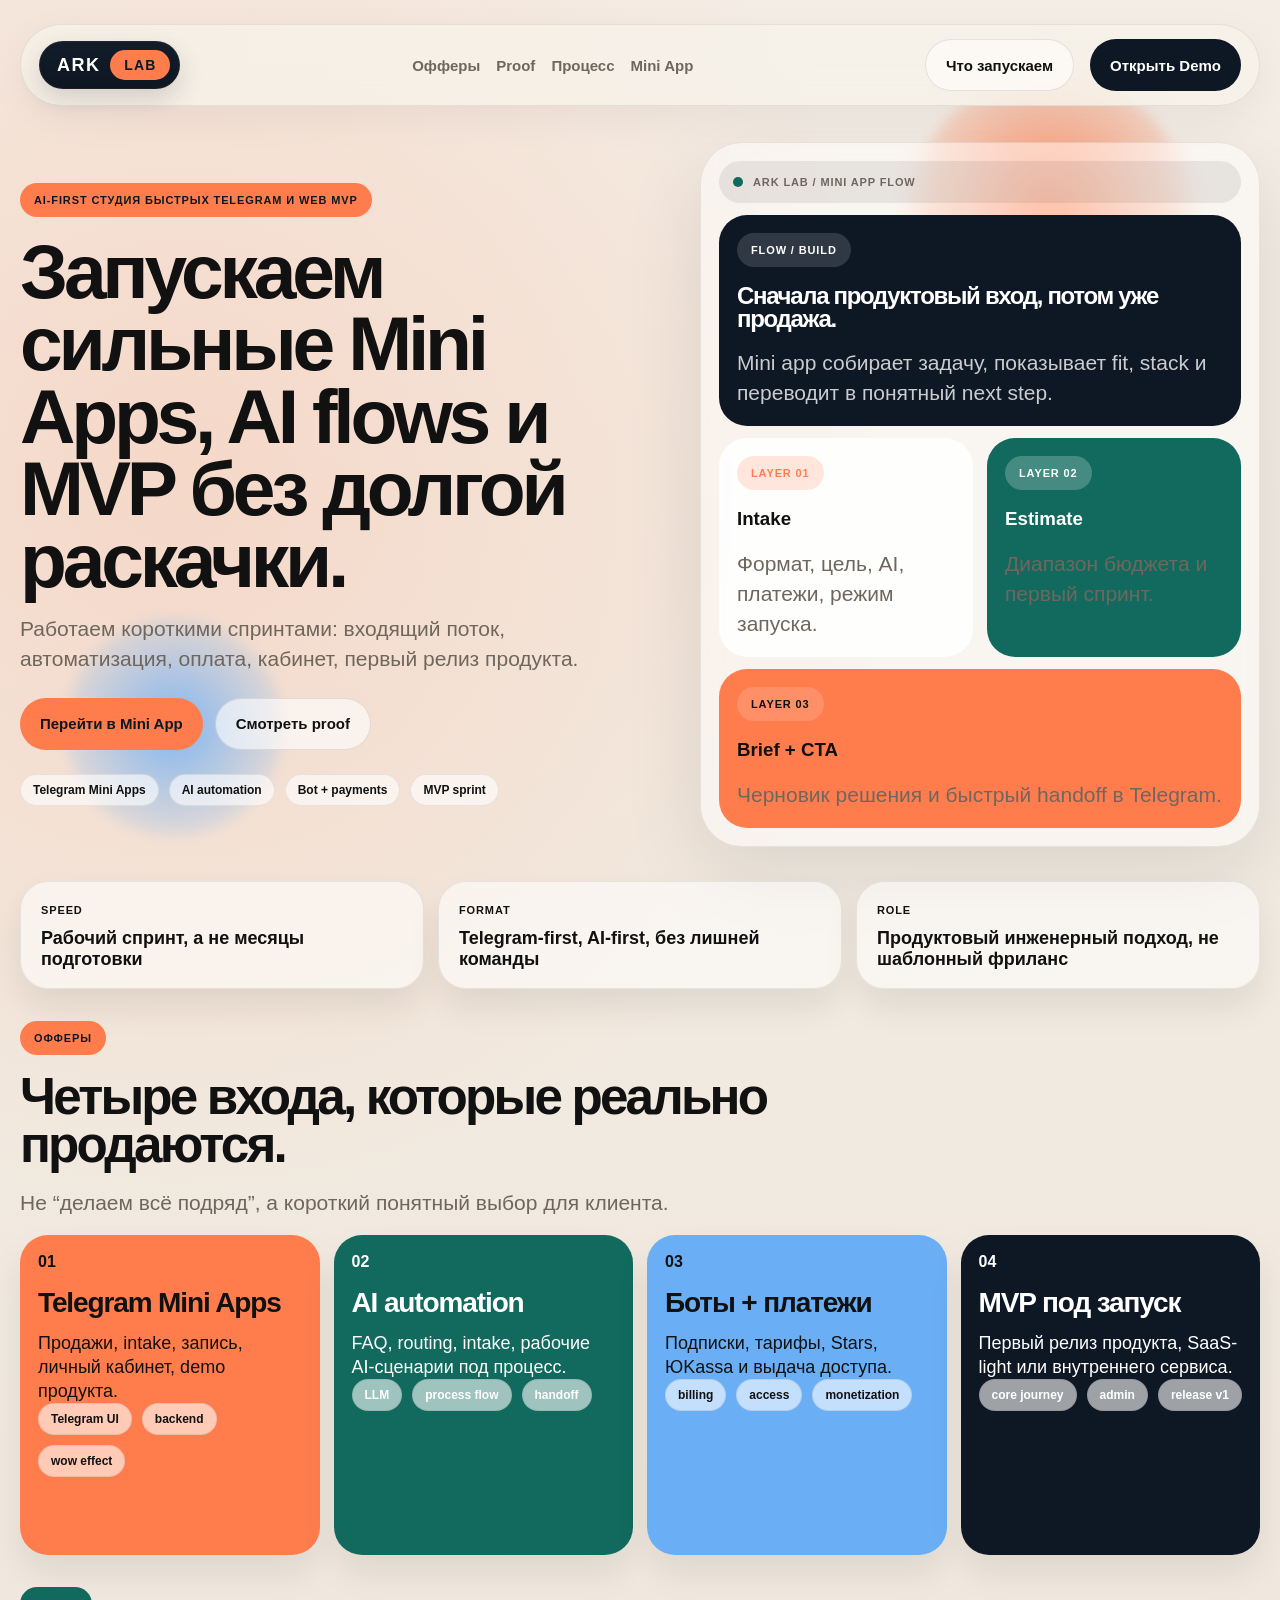
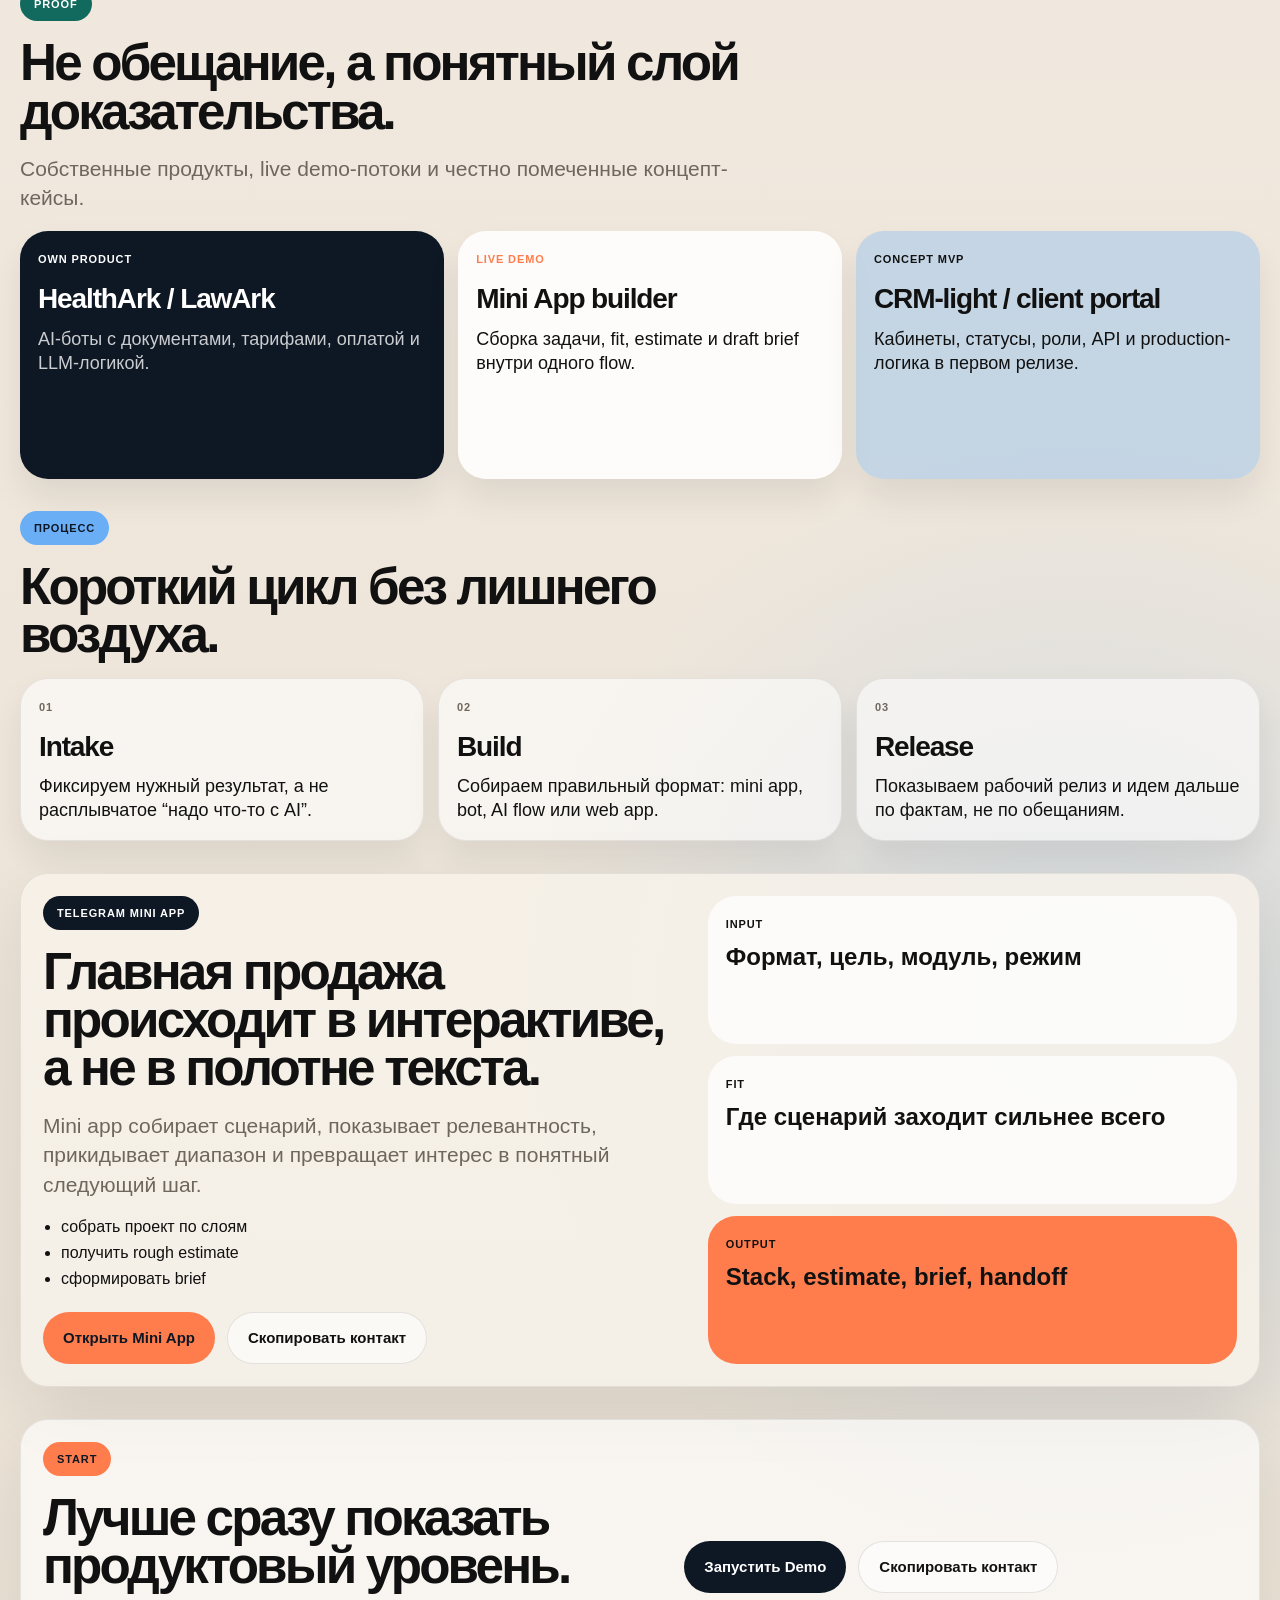
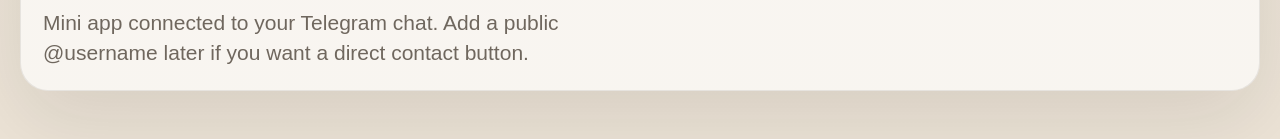
<file: index.html>
<!doctype html>
<html lang="ru">
<head>
  <meta charset="utf-8" />
  <meta name="viewport" content="width=device-width, initial-scale=1" />
  <title>ARK LAB — AI-first studio for Telegram products</title>
  <meta
    name="description"
    content="ARK LAB launches Telegram Mini Apps, AI flows, bots with payments and MVP products in short sprints."
  />
  <link rel="stylesheet" href="./shared.css" />
</head>
<body class="ark-surface">
  <div class="ambient ambient-orange"></div>
  <div class="ambient ambient-blue"></div>

  <div class="page-shell">
    <header class="site-header" data-reveal>
      <a class="brand-badge" href="./">
        <span class="brand-core">ARK</span>
        <span class="brand-tag">LAB</span>
      </a>

      <nav class="site-nav">
        <a href="#offers">Офферы</a>
        <a href="#proof">Proof</a>
        <a href="#process">Процесс</a>
        <a href="#demo">Mini App</a>
      </nav>

      <div class="header-actions">
        <a class="button button-ghost" href="#offers">Что запускаем</a>
        <a class="button button-dark" data-mini-app-link href="./mini-app/">Открыть Demo</a>
      </div>
    </header>

    <main>
      <section class="hero-layout" data-reveal>
        <div class="hero-copy">
          <span class="eyebrow eyebrow-orange">AI-first студия быстрых Telegram и web MVP</span>
          <h1>Запускаем сильные Mini Apps, AI flows и MVP без долгой раскачки.</h1>
          <p class="hero-lead">
            Работаем короткими спринтами: входящий поток, автоматизация, оплата, кабинет,
            первый релиз продукта.
          </p>

          <div class="cta-row">
            <a class="button button-accent" data-mini-app-link href="./mini-app/">Перейти в Mini App</a>
            <a class="button button-ghost" href="#proof">Смотреть proof</a>
          </div>

          <div class="hero-tags">
            <span>Telegram Mini Apps</span>
            <span>AI automation</span>
            <span>Bot + payments</span>
            <span>MVP sprint</span>
          </div>
        </div>

        <div class="hero-stage">
          <div class="device-mock">
            <div class="device-topline">
              <span class="device-status"></span>
              <span>ARK LAB / MINI APP FLOW</span>
            </div>

            <div class="device-card device-card-dark">
              <span class="mini-chip">FLOW / BUILD</span>
              <h2>Сначала продуктовый вход, потом уже продажа.</h2>
              <p>Mini app собирает задачу, показывает fit, stack и переводит в понятный next step.</p>
            </div>

            <div class="device-grid">
              <article class="device-card device-card-light">
                <span class="mini-chip mini-chip-orange">LAYER 01</span>
                <h3>Intake</h3>
                <p>Формат, цель, AI, платежи, режим запуска.</p>
              </article>
              <article class="device-card device-card-green">
                <span class="mini-chip mini-chip-light">LAYER 02</span>
                <h3>Estimate</h3>
                <p>Диапазон бюджета и первый спринт.</p>
              </article>
            </div>

            <div class="device-card device-card-orange">
              <span class="mini-chip">LAYER 03</span>
              <h3>Brief + CTA</h3>
              <p>Черновик решения и быстрый handoff в Telegram.</p>
            </div>
          </div>
        </div>
      </section>

      <section class="compact-strip" data-reveal>
        <article class="strip-card">
          <span class="strip-kicker">Speed</span>
          <strong>Рабочий спринт, а не месяцы подготовки</strong>
        </article>
        <article class="strip-card">
          <span class="strip-kicker">Format</span>
          <strong>Telegram-first, AI-first, без лишней команды</strong>
        </article>
        <article class="strip-card">
          <span class="strip-kicker">Role</span>
          <strong>Продуктовый инженерный подход, не шаблонный фриланс</strong>
        </article>
      </section>

      <section class="section-block" id="offers">
        <div class="section-head" data-reveal>
          <span class="section-chip section-chip-orange">Офферы</span>
          <h2>Четыре входа, которые реально продаются.</h2>
          <p>Не “делаем всё подряд”, а короткий понятный выбор для клиента.</p>
        </div>

        <div class="offer-grid">
          <article class="offer-card offer-orange" data-reveal>
            <span class="offer-index">01</span>
            <h3>Telegram Mini Apps</h3>
            <p>Продажи, intake, запись, личный кабинет, demo продукта.</p>
            <div class="tag-row">
              <span>Telegram UI</span>
              <span>backend</span>
              <span>wow effect</span>
            </div>
          </article>

          <article class="offer-card offer-green" data-reveal>
            <span class="offer-index">02</span>
            <h3>AI automation</h3>
            <p>FAQ, routing, intake, рабочие AI-сценарии под процесс.</p>
            <div class="tag-row">
              <span>LLM</span>
              <span>process flow</span>
              <span>handoff</span>
            </div>
          </article>

          <article class="offer-card offer-blue" data-reveal>
            <span class="offer-index">03</span>
            <h3>Боты + платежи</h3>
            <p>Подписки, тарифы, Stars, ЮKassa и выдача доступа.</p>
            <div class="tag-row">
              <span>billing</span>
              <span>access</span>
              <span>monetization</span>
            </div>
          </article>

          <article class="offer-card offer-dark" data-reveal>
            <span class="offer-index">04</span>
            <h3>MVP под запуск</h3>
            <p>Первый релиз продукта, SaaS-light или внутреннего сервиса.</p>
            <div class="tag-row">
              <span>core journey</span>
              <span>admin</span>
              <span>release v1</span>
            </div>
          </article>
        </div>
      </section>

      <section class="section-block" id="proof">
        <div class="section-head" data-reveal>
          <span class="section-chip section-chip-green">Proof</span>
          <h2>Не обещание, а понятный слой доказательства.</h2>
          <p>Собственные продукты, live demo-потоки и честно помеченные концепт-кейсы.</p>
        </div>

        <div class="proof-grid">
          <article class="proof-card proof-dark" data-reveal>
            <span class="proof-type">OWN PRODUCT</span>
            <h3>HealthArk / LawArk</h3>
            <p>AI-боты с документами, тарифами, оплатой и LLM-логикой.</p>
          </article>

          <article class="proof-card proof-light" data-reveal>
            <span class="proof-type proof-type-orange">LIVE DEMO</span>
            <h3>Mini App builder</h3>
            <p>Сборка задачи, fit, estimate и draft brief внутри одного flow.</p>
          </article>

          <article class="proof-card proof-blue" data-reveal>
            <span class="proof-type">CONCEPT MVP</span>
            <h3>CRM-light / client portal</h3>
            <p>Кабинеты, статусы, роли, API и production-логика в первом релизе.</p>
          </article>
        </div>
      </section>

      <section class="section-block" id="process">
        <div class="section-head" data-reveal>
          <span class="section-chip section-chip-blue">Процесс</span>
          <h2>Короткий цикл без лишнего воздуха.</h2>
        </div>

        <div class="process-grid">
          <article class="process-card" data-reveal>
            <span class="process-step">01</span>
            <h3>Intake</h3>
            <p>Фиксируем нужный результат, а не расплывчатое “надо что-то с AI”.</p>
          </article>

          <article class="process-card" data-reveal>
            <span class="process-step">02</span>
            <h3>Build</h3>
            <p>Собираем правильный формат: mini app, bot, AI flow или web app.</p>
          </article>

          <article class="process-card" data-reveal>
            <span class="process-step">03</span>
            <h3>Release</h3>
            <p>Показываем рабочий релиз и идем дальше по фактам, не по обещаниям.</p>
          </article>
        </div>
      </section>

      <section class="section-block" id="demo">
        <div class="demo-panel" data-reveal>
          <div class="demo-copy">
            <span class="section-chip section-chip-dark">Telegram Mini App</span>
            <h2>Главная продажа происходит в интерактиве, а не в полотне текста.</h2>
            <p>
              Mini app собирает сценарий, показывает релевантность, прикидывает диапазон
              и превращает интерес в понятный следующий шаг.
            </p>

            <ul class="demo-list">
              <li>собрать проект по слоям</li>
              <li>получить rough estimate</li>
              <li>сформировать brief</li>
            </ul>

            <div class="cta-row">
              <a class="button button-accent" data-mini-app-link href="./mini-app/">Открыть Mini App</a>
              <button class="button button-ghost" type="button" data-copy-contact>Скопировать контакт</button>
            </div>
          </div>

          <div class="demo-stack">
            <article class="demo-stack-card">
              <span class="preview-label">Input</span>
              <strong>Формат, цель, модуль, режим</strong>
            </article>
            <article class="demo-stack-card">
              <span class="preview-label">Fit</span>
              <strong>Где сценарий заходит сильнее всего</strong>
            </article>
            <article class="demo-stack-card demo-stack-accent">
              <span class="preview-label">Output</span>
              <strong>Stack, estimate, brief, handoff</strong>
            </article>
          </div>
        </div>
      </section>

      <section class="section-block final-cta" data-reveal>
        <div class="cta-card">
          <div>
            <span class="section-chip section-chip-orange">Start</span>
            <h2>Лучше сразу показать продуктовый уровень.</h2>
            <p id="contactHint">Mini app, контакт и следующий шаг уже готовы как единая связка.</p>
          </div>

          <div class="cta-row">
            <a class="button button-dark" data-mini-app-link href="./mini-app/">Запустить Demo</a>
            <button class="button button-ghost" type="button" data-copy-contact>Скопировать контакт</button>
          </div>
        </div>
      </section>
    </main>
  </div>

  <script src="./config.js"></script>
  <script src="./landing.js"></script>
</body>
</html>
</file>
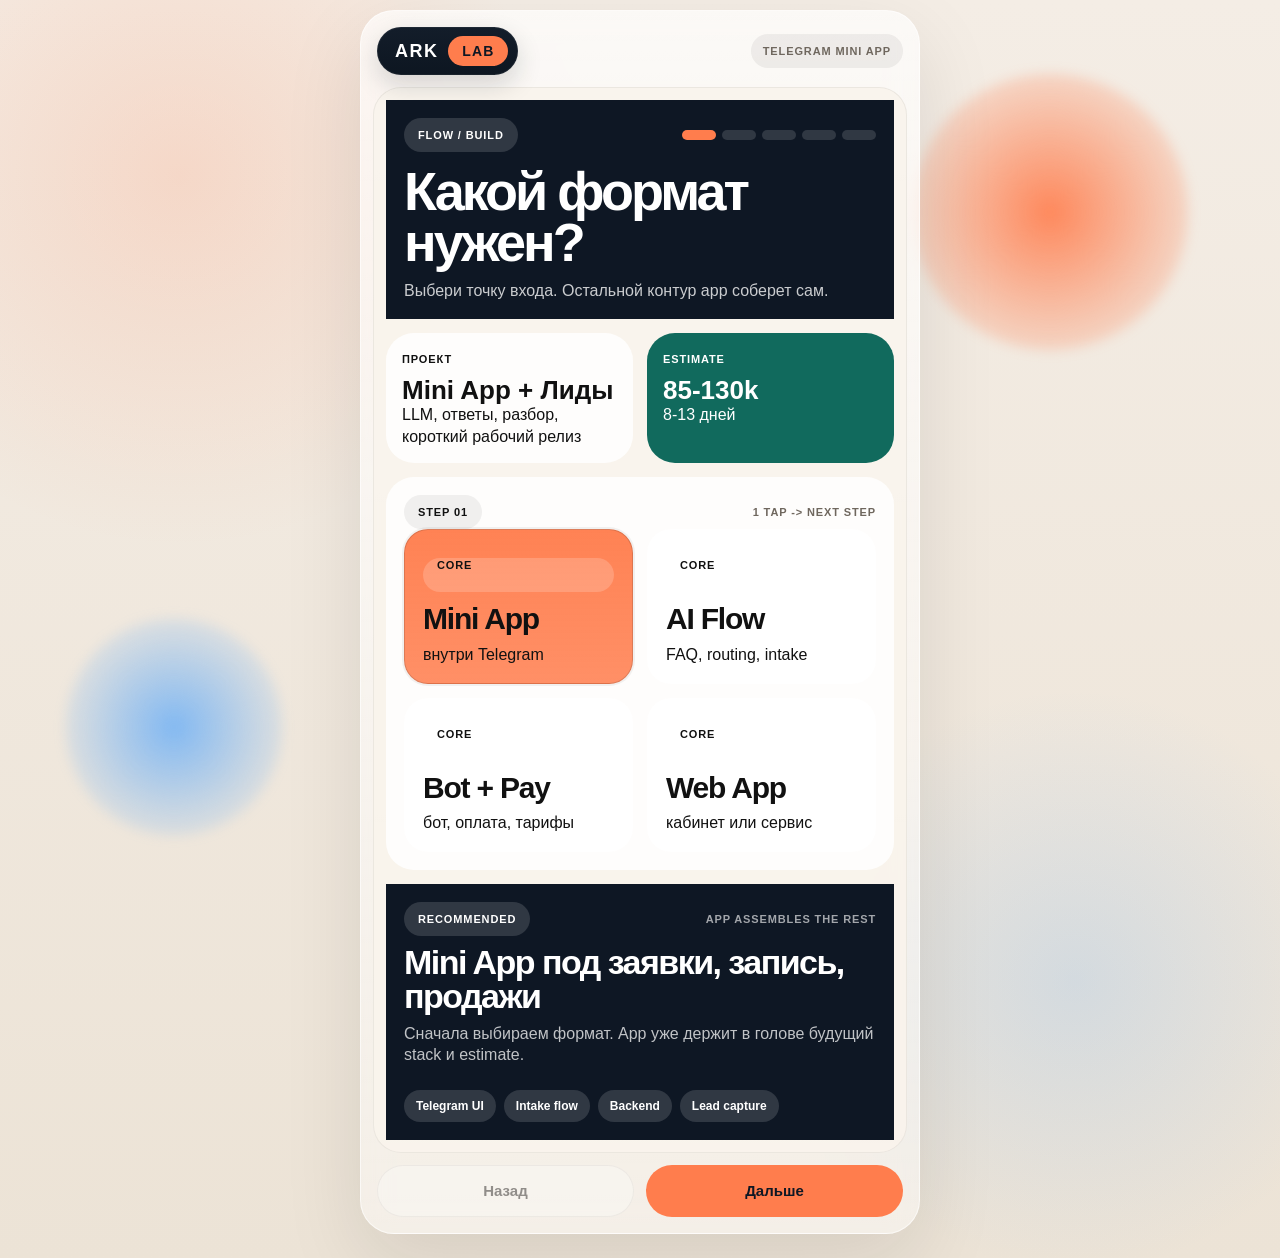
<file: mini-app/index.html>
<!doctype html>
<html lang="ru">
<head>
  <meta charset="utf-8" />
  <meta name="viewport" content="width=device-width, initial-scale=1, viewport-fit=cover" />
  <title>ARK LAB Mini App</title>
  <meta
    name="description"
    content="ARK LAB Mini App builds a project brief, solution stack and rough estimate for Telegram products and AI automation."
  />
  <link rel="stylesheet" href="../shared.css" />
  <script src="https://telegram.org/js/telegram-web-app.js"></script>
</head>
<body class="ark-surface ark-app-surface">
  <div class="ambient ambient-orange"></div>
  <div class="ambient ambient-blue"></div>

  <div class="app-page">
    <div class="app-shell">
      <header class="app-header">
        <a class="brand-badge" href="../index.html">
          <span class="brand-core">ARK</span>
          <span class="brand-tag">LAB</span>
        </a>
        <div class="app-header-meta">
          <span class="app-mode-pill">Telegram Mini App</span>
        </div>
      </header>

      <main class="app-main">
        <section class="app-hero card-dark">
          <div class="hero-topline">
            <span class="mini-chip">FLOW / BUILD</span>
            <div id="progressRail" class="progress-rail" aria-label="Progress"></div>
          </div>
          <h1 id="stepTitle">Что запускаем первым?</h1>
          <p id="stepDescription">Собираем продукт по слоям: точка входа, цель, модуль, режим и handoff.</p>
        </section>

        <section class="summary-grid">
          <article class="summary-card summary-card-light">
            <span class="summary-label">Проект</span>
            <strong id="selectionPrimary">Mini App + Лиды</strong>
            <span id="selectionSecondary">LLM, ответы, разбор, короткий спринт</span>
          </article>
          <article class="summary-card summary-card-green">
            <span class="summary-label">Estimate</span>
            <strong id="estimateLabel">85-130k</strong>
            <span id="estimateHint">8-13 дней</span>
          </article>
        </section>

        <section class="builder-panel card-light">
          <div class="panel-head">
            <span id="stepKicker" class="panel-kicker">STEP 01</span>
            <span id="panelNote" class="panel-note">tap to build</span>
          </div>
          <section id="optionsGrid" class="options-grid"></section>
        </section>

        <section id="livePreview" class="live-preview card-dark">
          <div class="live-preview-head">
            <span class="mini-chip">RECOMMENDED</span>
            <span class="live-preview-meta">app assembles the rest</span>
          </div>
          <h2 id="previewTitle">Mini App под лиды и intake</h2>
          <p id="previewNote">Сейчас нужен только следующий выбор. Контур решения и estimate собираются автоматически.</p>
          <div id="previewChips" class="stack-chips"></div>
        </section>

        <section id="insightGrid" class="insight-grid hidden">
          <article class="insight-card card-light">
            <div class="insight-head">
              <span class="insight-kicker">FIT</span>
              <span id="caseMode" class="insight-meta">mini app / лиды</span>
            </div>
            <h2 id="caseTitle">Где это заходит лучше всего</h2>
            <div id="caseList" class="case-list"></div>
          </article>

          <article class="insight-card card-accent">
            <div class="insight-head">
              <span class="insight-kicker">STACK</span>
              <span class="insight-meta">first release</span>
            </div>
            <h2>Собираем в релиз</h2>
            <div id="stackChips" class="stack-chips"></div>
            <p id="stackNote" class="stack-note">Первый спринт остается компактным и заточенным под результат.</p>
          </article>
        </section>

        <section id="resultCard" class="result-panel hidden">
          <div class="result-head">
            <span class="mini-chip mini-chip-dark">RESULT</span>
            <span class="result-stage">готовый контур</span>
          </div>

          <div class="result-grid">
            <article class="result-card result-card-light">
              <span class="result-label">Формат решения</span>
              <h2 id="resultSolution">Mini App + AI intake</h2>
              <p id="resultFlow">Клиентский вход, квалификация и передача заявки в понятный канал.</p>
            </article>

            <article class="result-card result-card-dark">
              <span class="result-label">Спринт</span>
              <h2 id="resultTimeline">8-13 дней</h2>
              <p id="resultBudget">85-130k</p>
            </article>

            <article class="result-card result-card-light">
              <span class="result-label">В релиз входит</span>
              <div id="resultModules" class="result-tags"></div>
            </article>

            <article class="result-card result-card-green">
              <span class="result-label">Почему это зайдет</span>
              <p id="resultFit">Клиент видит уровень прямо внутри интерактива, а не только в тексте.</p>
            </article>
          </div>

          <article class="brief-panel card-accent">
            <div class="panel-head">
              <span class="panel-kicker">LEAD</span>
              <span class="panel-note">client request</span>
            </div>
            <h2 id="resultCTA">Оставить заявку</h2>
            <p id="deliveryPlan" class="delivery-plan">
              Опишите задачу и оставьте контакт. Заявка уйдет напрямую в ARK LAB, а мы вернемся с ответом в Telegram.
            </p>
            <label class="field-group" for="leadRequestInput">
              <span>Что нужно сделать?</span>
              <textarea
                id="leadRequestInput"
                class="form-textarea"
                placeholder="Коротко опишите задачу: что нужно собрать, для кого, какие функции критичны, какие сроки."
              ></textarea>
            </label>
            <label class="field-group" for="leadContactInput">
              <span>Как с вами связаться?</span>
              <input
                id="leadContactInput"
                class="form-input"
                type="text"
                placeholder="@telegram / телефон / email"
              />
            </label>
            <div class="brief-actions brief-actions-primary">
              <button id="sendLeadBtn" class="button button-dark" type="button">Отправить заявку</button>
              <button id="newBriefBtn" class="button button-ghost" type="button">Новый разбор</button>
            </div>
            <details class="brief-details">
              <summary>Что попадет в заявку</summary>
              <textarea id="briefOutput" class="brief-output" readonly></textarea>
            </details>
            <p id="deliveryNote" class="delivery-note">После отправки заявка уйдет напрямую в ARK LAB.</p>
          </article>
        </section>
      </main>

      <footer class="sticky-actions">
        <button id="backBtn" class="button button-ghost" type="button">Назад</button>
        <button id="nextBtn" class="button button-accent" type="button">Дальше</button>
      </footer>
    </div>
  </div>

  <script src="../config.js"></script>
  <script src="./app.js"></script>
</body>
</html>
</file>
<file: shared.css>
:root {
  --bg: #ece3d6;
  --surface: #f7f2ea;
  --surface-2: rgba(255, 255, 255, 0.86);
  --panel: #0e1724;
  --panel-soft: #1c2534;
  --text: #111111;
  --muted: #6f675e;
  --line: rgba(17, 17, 17, 0.08);
  --orange: #ff7d4d;
  --green: #116a5d;
  --blue: #6aaef6;
  --white: #ffffff;
  --shadow-soft: 0 28px 80px rgba(17, 17, 17, 0.1);
  --shadow-card: 0 18px 34px rgba(17, 17, 17, 0.08);
  --display-face: "Avenir Next", "Helvetica Neue", "Trebuchet MS", sans-serif;
  --body-face: "Avenir Next", "Helvetica Neue", sans-serif;
}

* {
  box-sizing: border-box;
}

html {
  scroll-behavior: smooth;
}

body {
  margin: 0;
  color: var(--text);
  font-family: var(--body-face);
  background:
    radial-gradient(circle at 14% 14%, rgba(255, 125, 77, 0.18) 0, transparent 24%),
    radial-gradient(circle at 84% 78%, rgba(106, 174, 246, 0.2) 0, transparent 20%),
    linear-gradient(180deg, #f4ede5 0%, var(--bg) 100%);
}

a {
  color: inherit;
  text-decoration: none;
}

button,
input,
textarea {
  font: inherit;
}

.ark-surface {
  position: relative;
  min-height: 100vh;
}

.ambient {
  position: fixed;
  z-index: 0;
  border-radius: 50%;
  pointer-events: none;
  filter: blur(6px);
}

.ambient-orange {
  top: 8%;
  right: 7%;
  width: 280px;
  height: 280px;
  background: radial-gradient(circle, rgba(255, 125, 77, 0.9) 0%, rgba(255, 125, 77, 0.22) 68%, transparent 72%);
}

.ambient-blue {
  bottom: 7%;
  left: 5%;
  width: 220px;
  height: 220px;
  background: radial-gradient(circle, rgba(106, 174, 246, 0.82) 0%, rgba(106, 174, 246, 0.16) 68%, transparent 72%);
}

.page-shell,
.app-page {
  position: relative;
  z-index: 1;
}

.page-shell {
  width: min(calc(100% - 40px), 1320px);
  margin: 24px auto 48px;
}

.site-header {
  position: sticky;
  top: 20px;
  z-index: 12;
  display: flex;
  align-items: center;
  justify-content: space-between;
  gap: 18px;
  padding: 14px 18px;
  border-radius: 999px;
  background: rgba(247, 242, 234, 0.82);
  border: 1px solid rgba(17, 17, 17, 0.08);
  backdrop-filter: blur(18px);
  box-shadow: 0 12px 40px rgba(17, 17, 17, 0.05);
}

.brand-badge {
  display: inline-flex;
  align-items: center;
  gap: 10px;
  min-height: 48px;
  padding: 8px 10px 8px 18px;
  border-radius: 999px;
  background: linear-gradient(180deg, #131d2a 0%, #0d1621 100%);
  color: var(--white);
  box-shadow:
    inset 0 0 0 1px rgba(255, 255, 255, 0.05),
    0 10px 26px rgba(15, 23, 34, 0.16);
}

.brand-core,
.brand-tag {
  display: inline-flex;
  align-items: center;
  justify-content: center;
  line-height: 1;
  text-transform: uppercase;
}

.brand-core {
  font-size: 18px;
  font-weight: 900;
  letter-spacing: 0.08em;
}

.brand-tag {
  min-width: 58px;
  min-height: 30px;
  padding: 0 14px;
  border-radius: 999px;
  background: var(--orange);
  color: var(--panel);
  font-size: 14px;
  font-weight: 900;
  letter-spacing: 0.08em;
}

.site-nav,
.header-actions {
  display: flex;
  align-items: center;
  gap: 16px;
}

.site-nav {
  color: var(--muted);
  font-size: 15px;
  font-weight: 700;
}

.site-nav a:hover {
  color: var(--text);
}

.button {
  display: inline-flex;
  align-items: center;
  justify-content: center;
  min-height: 52px;
  padding: 0 20px;
  border: 0;
  border-radius: 999px;
  font-size: 15px;
  font-weight: 900;
  cursor: pointer;
  transition: transform 180ms ease, box-shadow 180ms ease, background 180ms ease, opacity 180ms ease;
}

.button:hover {
  transform: translateY(-1px);
  box-shadow: 0 14px 30px rgba(17, 17, 17, 0.1);
}

.button-dark {
  background: var(--panel);
  color: var(--white);
}

.button-accent {
  background: var(--orange);
  color: var(--panel);
}

.button-ghost {
  background: rgba(255, 255, 255, 0.6);
  border: 1px solid rgba(17, 17, 17, 0.1);
  color: var(--text);
}

.button:disabled {
  opacity: 0.44;
  cursor: default;
  box-shadow: none;
  transform: none;
}

.eyebrow,
.section-chip,
.mini-chip,
.panel-kicker,
.insight-kicker,
.option-kicker {
  display: inline-flex;
  align-items: center;
  min-height: 34px;
  padding: 0 14px;
  border-radius: 999px;
  font-size: 11px;
  font-weight: 900;
  letter-spacing: 0.08em;
  text-transform: uppercase;
}

.eyebrow-orange,
.section-chip-orange {
  background: var(--orange);
  color: var(--panel);
}

.section-chip-green {
  background: var(--green);
  color: var(--white);
}

.section-chip-blue {
  background: var(--blue);
  color: var(--panel);
}

.section-chip-dark {
  background: var(--panel);
  color: var(--white);
}

.hero-layout {
  display: grid;
  grid-template-columns: 1.04fr 0.96fr;
  gap: 28px;
  align-items: center;
  padding: 36px 0 18px;
}

.hero-copy h1,
.section-head h2,
.demo-copy h2,
.cta-card h2,
.device-card h2,
.app-hero h1,
.insight-card h2,
.result-card h2,
.brief-panel h2 {
  margin: 18px 0 0;
  font-family: var(--display-face);
  font-weight: 900;
  line-height: 0.94;
  letter-spacing: -0.055em;
}

.hero-copy h1 {
  font-size: clamp(52px, 6vw, 88px);
}

.section-head h2,
.demo-copy h2,
.cta-card h2 {
  font-size: clamp(36px, 4vw, 58px);
}

.hero-lead,
.section-head p,
.demo-copy p,
.cta-card p,
.device-card p {
  margin: 18px 0 0;
  color: var(--muted);
  line-height: 1.42;
  font-size: clamp(18px, 2vw, 21px);
}

.cta-row {
  display: flex;
  flex-wrap: wrap;
  gap: 12px;
  margin-top: 24px;
}

.hero-tags,
.tag-row {
  display: flex;
  flex-wrap: wrap;
  gap: 10px;
}

.hero-tags {
  margin-top: 24px;
}

.hero-tags span,
.tag-row span,
.result-tag,
.stack-chip {
  display: inline-flex;
  align-items: center;
  min-height: 32px;
  padding: 0 12px;
  border-radius: 999px;
  font-size: 12px;
  font-weight: 900;
  background: rgba(255, 255, 255, 0.6);
  border: 1px solid rgba(17, 17, 17, 0.08);
}

.hero-stage {
  position: relative;
}

.device-mock {
  width: min(100%, 560px);
  margin-left: auto;
  padding: 18px;
  border-radius: 42px;
  background: rgba(255, 255, 255, 0.48);
  border: 1px solid rgba(17, 17, 17, 0.08);
  box-shadow: var(--shadow-soft);
  backdrop-filter: blur(10px);
}

.device-topline,
.app-mode-pill,
.summary-label,
.result-label,
.result-stage,
.panel-note,
.insight-meta,
.strip-kicker,
.process-step,
.proof-type,
.preview-label {
  font-size: 11px;
  font-weight: 900;
  letter-spacing: 0.08em;
  text-transform: uppercase;
}

.device-topline {
  display: flex;
  align-items: center;
  gap: 10px;
  min-height: 42px;
  padding: 0 14px;
  border-radius: 999px;
  background: rgba(17, 17, 17, 0.08);
  color: var(--muted);
}

.device-status {
  width: 10px;
  height: 10px;
  border-radius: 50%;
  background: var(--green);
}

.device-card,
.strip-card,
.offer-card,
.proof-card,
.process-card,
.demo-panel,
.demo-stack-card,
.cta-card,
.summary-card,
.builder-panel,
.insight-card,
.result-card,
.brief-panel {
  border-radius: 28px;
}

.device-card {
  padding: 18px;
  margin-top: 12px;
}

.device-card-dark,
.card-dark,
.proof-dark,
.result-card-dark,
.app-hero {
  background: var(--panel);
  color: var(--white);
}

.device-card-dark p,
.proof-dark p,
.app-hero p,
.result-card-dark p,
.result-card-green p {
  color: rgba(255, 255, 255, 0.78);
}

.device-card-light,
.proof-light,
.summary-card-light,
.builder-panel,
.insight-card.card-light,
.result-card-light {
  background: var(--surface-2);
}

.device-card-green,
.summary-card-green,
.result-card-green {
  background: var(--green);
  color: var(--white);
}

.device-card-orange,
.card-accent,
.brief-panel {
  background: var(--orange);
}

.mini-chip {
  background: rgba(255, 255, 255, 0.14);
}

.mini-chip-orange {
  background: rgba(255, 125, 77, 0.18);
  color: var(--orange);
}

.mini-chip-light {
  background: rgba(255, 255, 255, 0.22);
}

.mini-chip-dark {
  background: rgba(17, 17, 17, 0.08);
  color: var(--text);
}

.device-grid,
.offer-grid,
.proof-grid,
.process-grid,
.summary-grid,
.options-grid,
.insight-grid,
.result-grid {
  display: grid;
  gap: 14px;
}

.device-grid,
.summary-grid {
  grid-template-columns: 1fr 1fr;
}

.compact-strip {
  display: grid;
  grid-template-columns: repeat(3, 1fr);
  gap: 14px;
  margin-top: 16px;
}

.strip-card {
  padding: 18px 20px;
  background: rgba(255, 255, 255, 0.56);
  border: 1px solid rgba(17, 17, 17, 0.08);
  box-shadow: var(--shadow-card);
}

.strip-card strong {
  display: block;
  margin-top: 10px;
  font-size: 18px;
  line-height: 1.18;
}

.section-block {
  margin-top: 32px;
}

.section-head {
  max-width: 760px;
  margin-bottom: 18px;
}

.offer-grid {
  grid-template-columns: repeat(4, 1fr);
}

.offer-card {
  min-height: 320px;
  padding: 18px;
  box-shadow: var(--shadow-card);
}

.offer-orange {
  background: var(--orange);
}

.offer-green {
  background: var(--green);
  color: var(--white);
}

.offer-blue {
  background: var(--blue);
}

.offer-dark {
  background: var(--panel);
  color: var(--white);
}

.offer-index {
  display: inline-block;
  font-size: 16px;
  font-weight: 900;
}

.offer-card h3,
.proof-card h3,
.process-card h3 {
  margin: 18px 0 0;
  font-family: var(--display-face);
  font-size: 28px;
  font-weight: 900;
  line-height: 0.98;
  letter-spacing: -0.04em;
}

.offer-card p,
.proof-card p,
.process-card p {
  margin: 14px 0 0;
  line-height: 1.34;
  font-size: 18px;
}

.proof-grid {
  grid-template-columns: 1.05fr 0.95fr 1fr;
}

.proof-card {
  min-height: 248px;
  padding: 18px;
  box-shadow: var(--shadow-card);
}

.proof-blue {
  background: rgba(106, 174, 246, 0.32);
}

.proof-type-orange {
  color: var(--orange);
}

.process-grid {
  grid-template-columns: repeat(3, 1fr);
}

.process-card {
  padding: 18px;
  background: rgba(255, 255, 255, 0.56);
  border: 1px solid rgba(17, 17, 17, 0.08);
  box-shadow: var(--shadow-card);
}

.process-step {
  display: inline-block;
  color: var(--muted);
}

.demo-panel {
  display: grid;
  grid-template-columns: 1.1fr 0.9fr;
  gap: 18px;
  padding: 22px;
  background: rgba(247, 242, 234, 0.84);
  border: 1px solid rgba(17, 17, 17, 0.08);
  box-shadow: var(--shadow-soft);
}

.demo-list {
  display: grid;
  gap: 8px;
  margin: 18px 0 0;
  padding-left: 18px;
}

.demo-stack {
  display: grid;
  gap: 12px;
}

.demo-stack-card {
  padding: 18px;
  background: rgba(255, 255, 255, 0.72);
}

.demo-stack-accent {
  background: var(--orange);
}

.demo-stack-card strong {
  display: block;
  margin-top: 12px;
  font-size: 24px;
  line-height: 1.08;
  font-weight: 900;
}

.final-cta {
  margin-bottom: 36px;
}

.cta-card {
  display: grid;
  grid-template-columns: 1.06fr 0.94fr;
  gap: 18px;
  align-items: center;
  padding: 22px;
  background: rgba(255, 255, 255, 0.64);
  border: 1px solid rgba(17, 17, 17, 0.08);
  box-shadow: var(--shadow-soft);
}

.app-page {
  width: min(calc(100% - 18px), 560px);
  margin: 10px auto 24px;
}

.app-shell {
  padding: 12px;
  border-radius: 34px;
  background: linear-gradient(180deg, rgba(255,255,255,0.66), rgba(255,255,255,0.42));
  border: 1px solid rgba(255,255,255,0.6);
  box-shadow: var(--shadow-soft);
  backdrop-filter: blur(14px);
}

.app-header {
  display: flex;
  align-items: center;
  justify-content: space-between;
  gap: 12px;
  padding: 4px 4px 12px;
}

.app-mode-pill {
  display: inline-flex;
  align-items: center;
  min-height: 34px;
  padding: 0 12px;
  border-radius: 999px;
  background: rgba(17, 17, 17, 0.06);
  color: var(--muted);
}

.app-main {
  display: grid;
  gap: 14px;
  padding: 12px;
  border-radius: 28px;
  background: rgba(249, 244, 236, 0.94);
  border: 1px solid rgba(17, 17, 17, 0.06);
}

.app-hero,
.builder-panel,
.live-preview,
.insight-card,
.result-card,
.brief-panel {
  padding: 18px;
}

.hero-topline,
.panel-head,
.insight-head,
.result-head {
  display: flex;
  align-items: center;
  justify-content: space-between;
  gap: 10px;
}

.app-hero h1,
.insight-card h2,
.result-card h2,
.brief-panel h2 {
  margin-top: 14px;
}

.app-hero h1 {
  font-size: clamp(38px, 9vw, 54px);
}

.app-hero p,
.insight-card p,
.result-card p,
.stack-note,
.delivery-note,
.summary-card span {
  margin: 12px 0 0;
  line-height: 1.36;
}

.progress-rail {
  display: inline-grid;
  grid-auto-flow: column;
  gap: 6px;
}

.progress-pill {
  min-width: 34px;
  min-height: 10px;
  border-radius: 999px;
  background: rgba(255, 255, 255, 0.14);
}

.progress-pill.is-current,
.progress-pill.is-done {
  background: var(--orange);
}

.summary-card {
  padding: 16px;
}

.summary-card strong {
  display: block;
  margin-top: 10px;
  font-size: 26px;
  line-height: 1.02;
  font-weight: 900;
}

.panel-note,
.insight-meta,
.result-stage {
  color: var(--muted);
}

.panel-kicker,
.insight-kicker {
  background: rgba(17, 17, 17, 0.06);
}

.options-grid {
  grid-template-columns: repeat(2, 1fr);
}

.option-card {
  min-height: 150px;
  padding: 18px;
  border: 1px solid transparent;
  border-radius: 24px;
  background: rgba(255, 255, 255, 0.72);
  color: var(--text);
  text-align: left;
  transition: transform 160ms ease, border-color 160ms ease, box-shadow 160ms ease, background 160ms ease;
}

.option-card:hover {
  transform: translateY(-1px);
  box-shadow: var(--shadow-card);
}

.option-card.is-selected {
  border-color: rgba(17, 17, 17, 0.14);
  box-shadow: 0 0 0 2px rgba(17, 17, 17, 0.05);
}

.option-orange.is-selected {
  background: linear-gradient(180deg, rgba(255,125,77,0.96), rgba(255,125,77,0.86));
}

.option-green.is-selected {
  background: linear-gradient(180deg, rgba(17,106,93,0.98), rgba(17,106,93,0.88));
  color: var(--white);
}

.option-blue.is-selected {
  background: linear-gradient(180deg, rgba(106,174,246,0.98), rgba(106,174,246,0.88));
}

.option-dark.is-selected {
  background: linear-gradient(180deg, rgba(14,23,36,0.98), rgba(28,37,52,0.94));
  color: var(--white);
}

.option-card.is-selected .option-kicker {
  background: rgba(255, 255, 255, 0.18);
}

.option-card strong {
  display: block;
  margin-top: 12px;
  font-family: var(--display-face);
  font-size: 30px;
  line-height: 0.98;
  font-weight: 900;
  letter-spacing: -0.04em;
}

.option-card span {
  display: block;
  margin-top: 10px;
  line-height: 1.32;
}

.insight-grid {
  grid-template-columns: 1fr 0.94fr;
}

.case-list {
  display: grid;
  gap: 10px;
  margin-top: 14px;
}

.case-item {
  display: grid;
  gap: 6px;
  padding: 12px 14px;
  border-radius: 18px;
  background: rgba(17, 17, 17, 0.05);
}

.case-item strong {
  font-size: 16px;
  line-height: 1.06;
  font-weight: 900;
}

.case-item span {
  color: var(--muted);
  line-height: 1.3;
}

.stack-chips,
.result-tags {
  display: flex;
  flex-wrap: wrap;
  gap: 8px;
  margin-top: 14px;
}

.card-accent .stack-chip {
  background: rgba(255, 255, 255, 0.18);
}

.result-panel {
  display: grid;
  gap: 14px;
}

.result-grid {
  grid-template-columns: 1.08fr 0.92fr;
}

.brief-panel {
  display: grid;
  gap: 12px;
}

.live-preview {
  display: grid;
  gap: 10px;
}

.live-preview-head {
  display: flex;
  align-items: center;
  justify-content: space-between;
  gap: 10px;
}

.live-preview-meta {
  font-size: 11px;
  font-weight: 900;
  letter-spacing: 0.08em;
  text-transform: uppercase;
  color: rgba(255, 255, 255, 0.62);
}

.live-preview h2 {
  margin: 0;
  font-family: var(--display-face);
  font-size: 34px;
  line-height: 0.98;
  font-weight: 900;
  letter-spacing: -0.045em;
}

.live-preview p {
  margin: 0;
  color: rgba(255, 255, 255, 0.74);
  line-height: 1.34;
}

.live-preview .stack-chip {
  background: rgba(255, 255, 255, 0.14);
  border: 0;
  color: var(--white);
}

.delivery-plan {
  margin: 0;
  font-size: 17px;
  line-height: 1.34;
  color: rgba(17, 17, 17, 0.82);
}

.field-group {
  display: grid;
  gap: 8px;
}

.field-group span {
  font-size: 15px;
  font-weight: 900;
}

.form-input,
.form-textarea {
  width: 100%;
  padding: 14px 16px;
  border: 1px solid rgba(17, 17, 17, 0.12);
  border-radius: 22px;
  background: rgba(255, 255, 255, 0.7);
  color: var(--text);
  line-height: 1.38;
}

.form-input::placeholder,
.form-textarea::placeholder {
  color: rgba(17, 17, 17, 0.48);
}

.form-textarea {
  min-height: 150px;
  resize: vertical;
}

.brief-output {
  width: 100%;
  min-height: 220px;
  padding: 14px 16px;
  border: 1px solid rgba(17, 17, 17, 0.12);
  border-radius: 22px;
  resize: vertical;
  background: rgba(255, 255, 255, 0.64);
  line-height: 1.38;
  color: var(--text);
}

.brief-actions {
  display: grid;
  grid-template-columns: repeat(2, 1fr);
  gap: 10px;
}

.brief-actions-primary .button {
  min-height: 58px;
}

.brief-details {
  display: grid;
  gap: 10px;
  padding: 14px 16px;
  border-radius: 22px;
  background: rgba(255, 255, 255, 0.38);
  border: 1px solid rgba(17, 17, 17, 0.08);
}

.brief-details summary {
  cursor: pointer;
  font-size: 15px;
  font-weight: 900;
  list-style: none;
}

.brief-details[open] summary {
  margin-bottom: 2px;
}

.delivery-note {
  color: rgba(17, 17, 17, 0.72);
  margin: 0;
}

.sticky-actions {
  display: grid;
  grid-template-columns: 1fr 1fr;
  gap: 12px;
  padding: 12px 4px 4px;
}

.hidden {
  display: none;
}

[data-reveal].reveal-ready {
  opacity: 0;
  transform: translateY(18px);
  transition: opacity 420ms ease, transform 520ms ease;
}

[data-reveal].reveal-ready.is-visible {
  opacity: 1;
  transform: translateY(0);
}

@media (max-width: 1080px) {
  .hero-layout,
  .demo-panel,
  .cta-card,
  .proof-grid,
  .offer-grid,
  .compact-strip {
    grid-template-columns: 1fr;
  }

  .site-header {
    flex-wrap: wrap;
    border-radius: 30px;
  }

  .site-nav {
    order: 3;
    width: 100%;
    justify-content: center;
    flex-wrap: wrap;
  }

  .device-mock {
    margin: 0;
  }
}

@media (max-width: 720px) {
  .page-shell {
    width: min(calc(100% - 18px), 1320px);
    margin-top: 10px;
  }

  .site-header {
    top: 10px;
    padding: 12px;
  }

  .header-actions,
  .site-nav,
  .cta-row,
  .brief-actions,
  .sticky-actions,
  .summary-grid,
  .options-grid,
  .insight-grid,
  .result-grid,
  .process-grid {
    grid-template-columns: 1fr;
    flex-direction: column;
  }

  .header-actions,
  .site-nav,
  .cta-row {
    width: 100%;
  }

  .button {
    width: 100%;
  }

  .hero-copy h1 {
    font-size: clamp(42px, 12vw, 62px);
  }

  .section-head h2,
  .demo-copy h2,
  .cta-card h2 {
    font-size: clamp(30px, 9vw, 44px);
  }

  .app-page {
    width: min(calc(100% - 10px), 560px);
  }

  .app-shell {
    border-radius: 28px;
    padding: 10px;
  }

  .app-main {
    padding: 10px;
  }

  .app-header,
  .hero-topline,
  .panel-head,
  .insight-head,
  .result-head {
    flex-direction: column;
    align-items: stretch;
  }

  .sticky-actions {
    position: sticky;
    bottom: 0;
    z-index: 5;
    padding-bottom: calc(4px + env(safe-area-inset-bottom));
    background: linear-gradient(180deg, rgba(244, 237, 229, 0), rgba(244, 237, 229, 0.92) 36%);
  }
}
</file>
